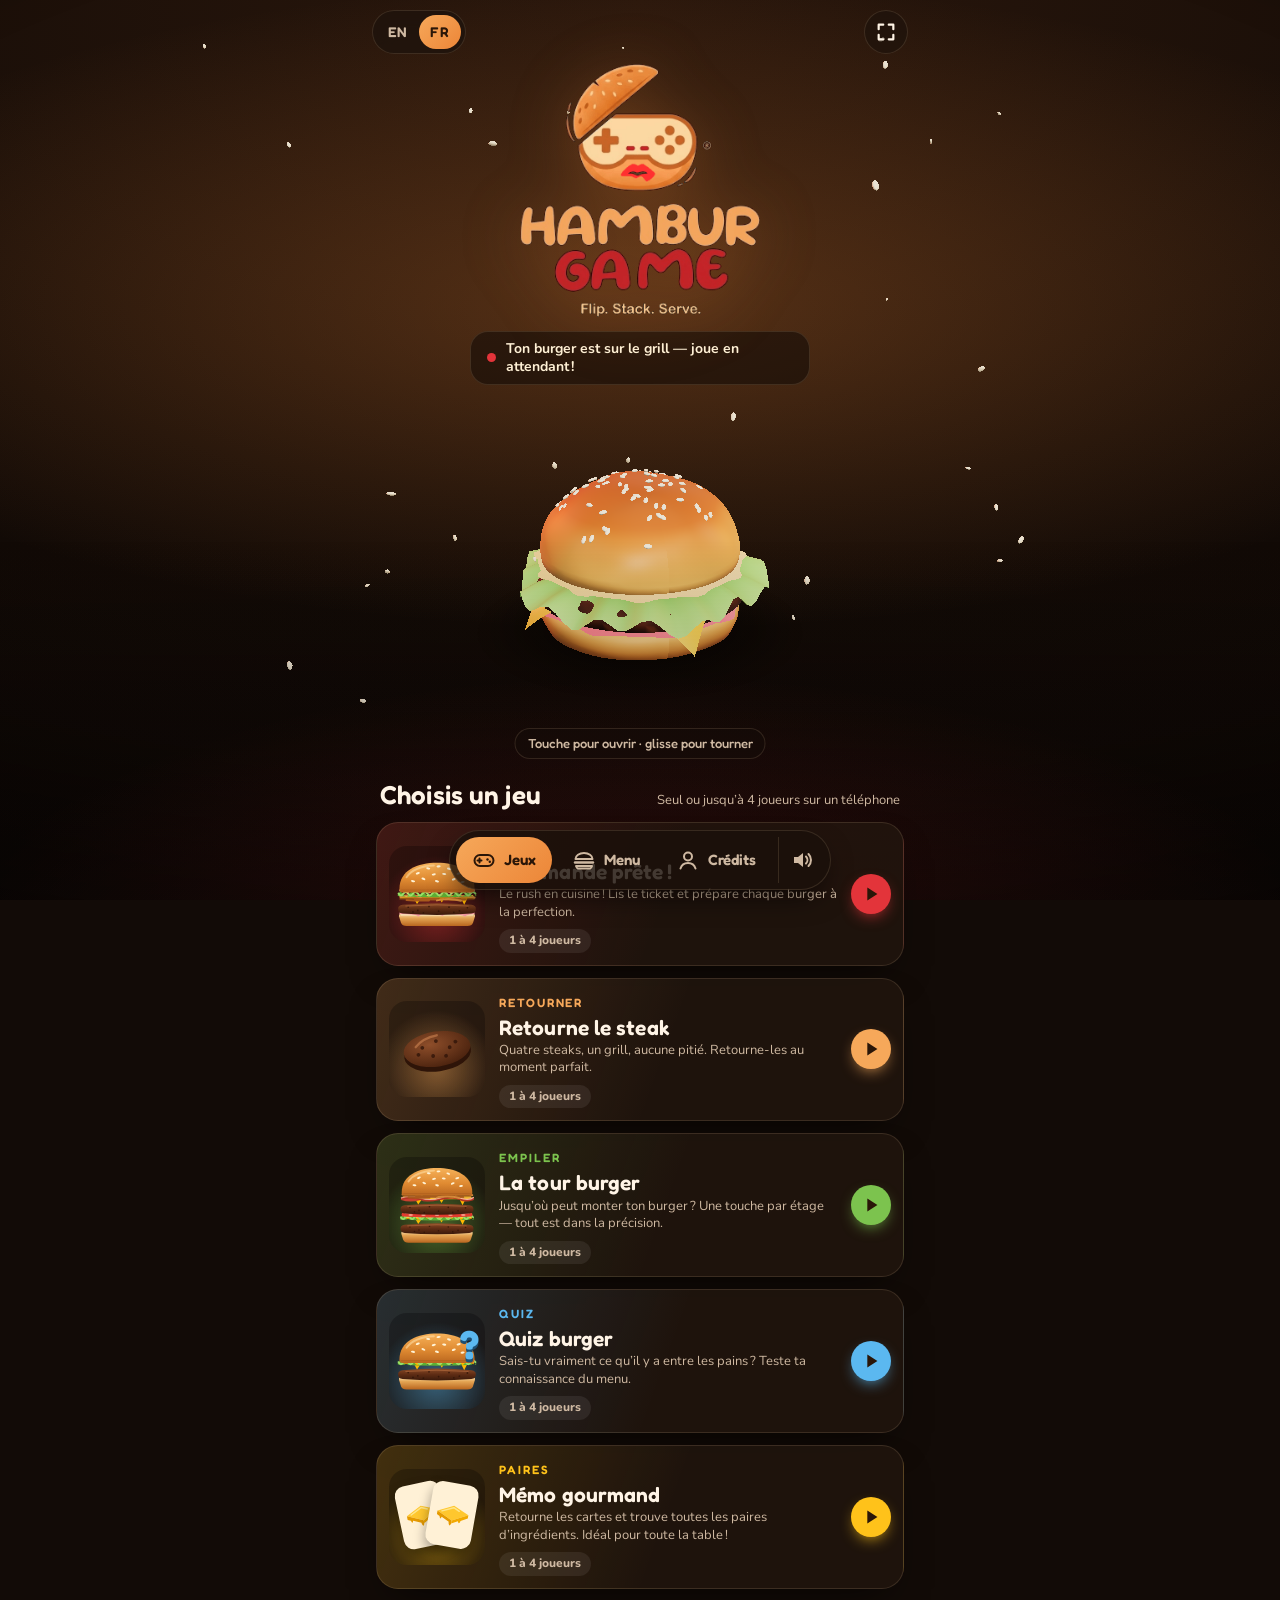
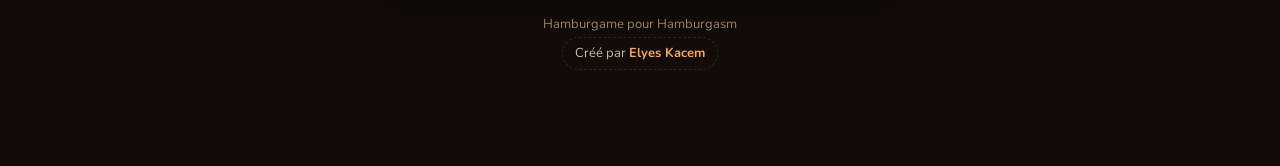
<file: index.html>
<!doctype html>
<html lang="fr">
  <head>
    <meta charset="UTF-8" />
    <!-- Google tag (gtag.js) -->
    <script async src="https://www.googletagmanager.com/gtag/js?id=G-JLDRTCMY8N"></script>
    <script>
      window.dataLayer = window.dataLayer || [];
      function gtag(){dataLayer.push(arguments);}
      gtag('js', new Date());

      gtag('config', 'G-JLDRTCMY8N');
    </script>
    <meta name="viewport" content="width=device-width, initial-scale=1, viewport-fit=cover" />
    <meta name="theme-color" content="#120B07" />
    <meta name="description" content="Hamburgame — mini games for Hamburgasm guests · mini-jeux pour les clients de Hamburgasm. Flip. Stack. Serve." />
    <meta name="apple-mobile-web-app-capable" content="yes" />
    <meta name="mobile-web-app-capable" content="yes" />
    <meta name="apple-mobile-web-app-status-bar-style" content="black-translucent" />
    <link rel="icon" type="image/png" href="./favicon.png" />
    <link rel="apple-touch-icon" href="./apple-touch-icon.png" />
    <link rel="manifest" href="./manifest.webmanifest" />
    <link rel="preconnect" href="https://fonts.googleapis.com" />
    <link rel="preconnect" href="https://fonts.gstatic.com" crossorigin />
    <link
      href="https://fonts.googleapis.com/css2?family=Fredoka:wght@600;700&family=Nunito:wght@500;700;800&display=swap"
      rel="stylesheet"
    />
    <title>Hamburgame</title>
    <script type="module" crossorigin src="./assets/main-DrjpuloY.js"></script>
    <link rel="modulepreload" crossorigin href="./assets/config-B0V2sC6u.js">
    <link rel="stylesheet" crossorigin href="./assets/main-Cgo6Zvf-.css">
  </head>
  <body data-mode="home">
    <div class="bg-base" aria-hidden="true"></div>
    <canvas id="bg3d" aria-hidden="true"></canvas>
    <div class="bg-vignette" aria-hidden="true"></div>

    <div class="top-actions">
      <div class="lang-switch" role="group" aria-label="Language" data-i18n-aria="lang.label">
        <button type="button" data-lang="en" lang="en">EN</button>
        <button type="button" data-lang="fr" lang="fr">FR</button>
      </div>
      <button id="fs-toggle" class="icon-btn fs-toggle" type="button" aria-label="Full screen" hidden>
        <svg class="enter" viewBox="0 0 24 24" width="22" height="22"><path d="M4 9V4h5M20 9V4h-5M4 15v5h5M20 15v5h-5" stroke="currentColor" stroke-width="2.4" fill="none" stroke-linecap="round" stroke-linejoin="round"/></svg>
        <svg class="exit" viewBox="0 0 24 24" width="22" height="22"><path d="M9 4v5H4M15 4v5h5M9 20v-5H4M15 20v-5h5" stroke="currentColor" stroke-width="2.4" fill="none" stroke-linecap="round" stroke-linejoin="round"/></svg>
      </button>
    </div>

    <main id="app"></main>

    <nav class="tabbar" aria-label="Main" data-i18n-aria="nav.main">
      <a href="#/" data-tab="home">
        <svg viewBox="0 0 24 24" width="24" height="24"><rect x="2.5" y="7" width="19" height="11" rx="5.5" fill="none" stroke="currentColor" stroke-width="2"/><path d="M7.5 10.5v4M5.5 12.5h4" stroke="currentColor" stroke-width="2" stroke-linecap="round"/><circle cx="15.5" cy="11.5" r="1.2" fill="currentColor"/><circle cx="17.8" cy="13.8" r="1.2" fill="currentColor"/></svg>
        <span data-i18n="nav.games">Games</span>
      </a>
      <a href="#/menu" data-tab="menu">
        <svg viewBox="0 0 24 24" width="24" height="24"><path d="M3.5 11a8.5 6 0 0117 0z" fill="none" stroke="currentColor" stroke-width="2" stroke-linejoin="round"/><path d="M3 14.5h18" stroke="currentColor" stroke-width="2.4" stroke-linecap="round"/><path d="M4 18h16l-1 1.8a1.5 1.5 0 01-1.3.7H6.3a1.5 1.5 0 01-1.3-.7z" fill="none" stroke="currentColor" stroke-width="2" stroke-linejoin="round"/></svg>
        <span data-i18n="nav.menu">Menu</span>
      </a>
      <a href="#/credits" data-tab="credits">
        <svg viewBox="0 0 24 24" width="24" height="24"><circle cx="12" cy="8.5" r="4" fill="none" stroke="currentColor" stroke-width="2"/><path d="M4.5 20.5c1.2-4 4-5.5 7.5-5.5s6.3 1.5 7.5 5.5" fill="none" stroke="currentColor" stroke-width="2" stroke-linecap="round"/></svg>
        <span data-i18n="nav.credits">Credits</span>
      </a>
      <button id="sound-toggle" class="icon-btn sound-toggle" aria-pressed="true" aria-label="Turn sound off">
        <svg class="on" viewBox="0 0 24 24" width="22" height="22"><path d="M4 9h4l5-4v14l-5-4H4z" fill="currentColor"/><path d="M16 8.5a5 5 0 010 7M18.5 6a8.5 8.5 0 010 12" stroke="currentColor" stroke-width="2" fill="none" stroke-linecap="round"/></svg>
        <svg class="off" viewBox="0 0 24 24" width="22" height="22"><path d="M4 9h4l5-4v14l-5-4H4z" fill="currentColor"/><path d="M17 9l5 6M22 9l-5 6" stroke="currentColor" stroke-width="2" stroke-linecap="round"/></svg>
      </button>
    </nav>

    <noscript><p style="color:#fff;text-align:center;padding:40px">Please enable JavaScript to play Hamburgame. · Active JavaScript pour jouer à Hamburgame.</p></noscript>
  </body>
</html>
</file>
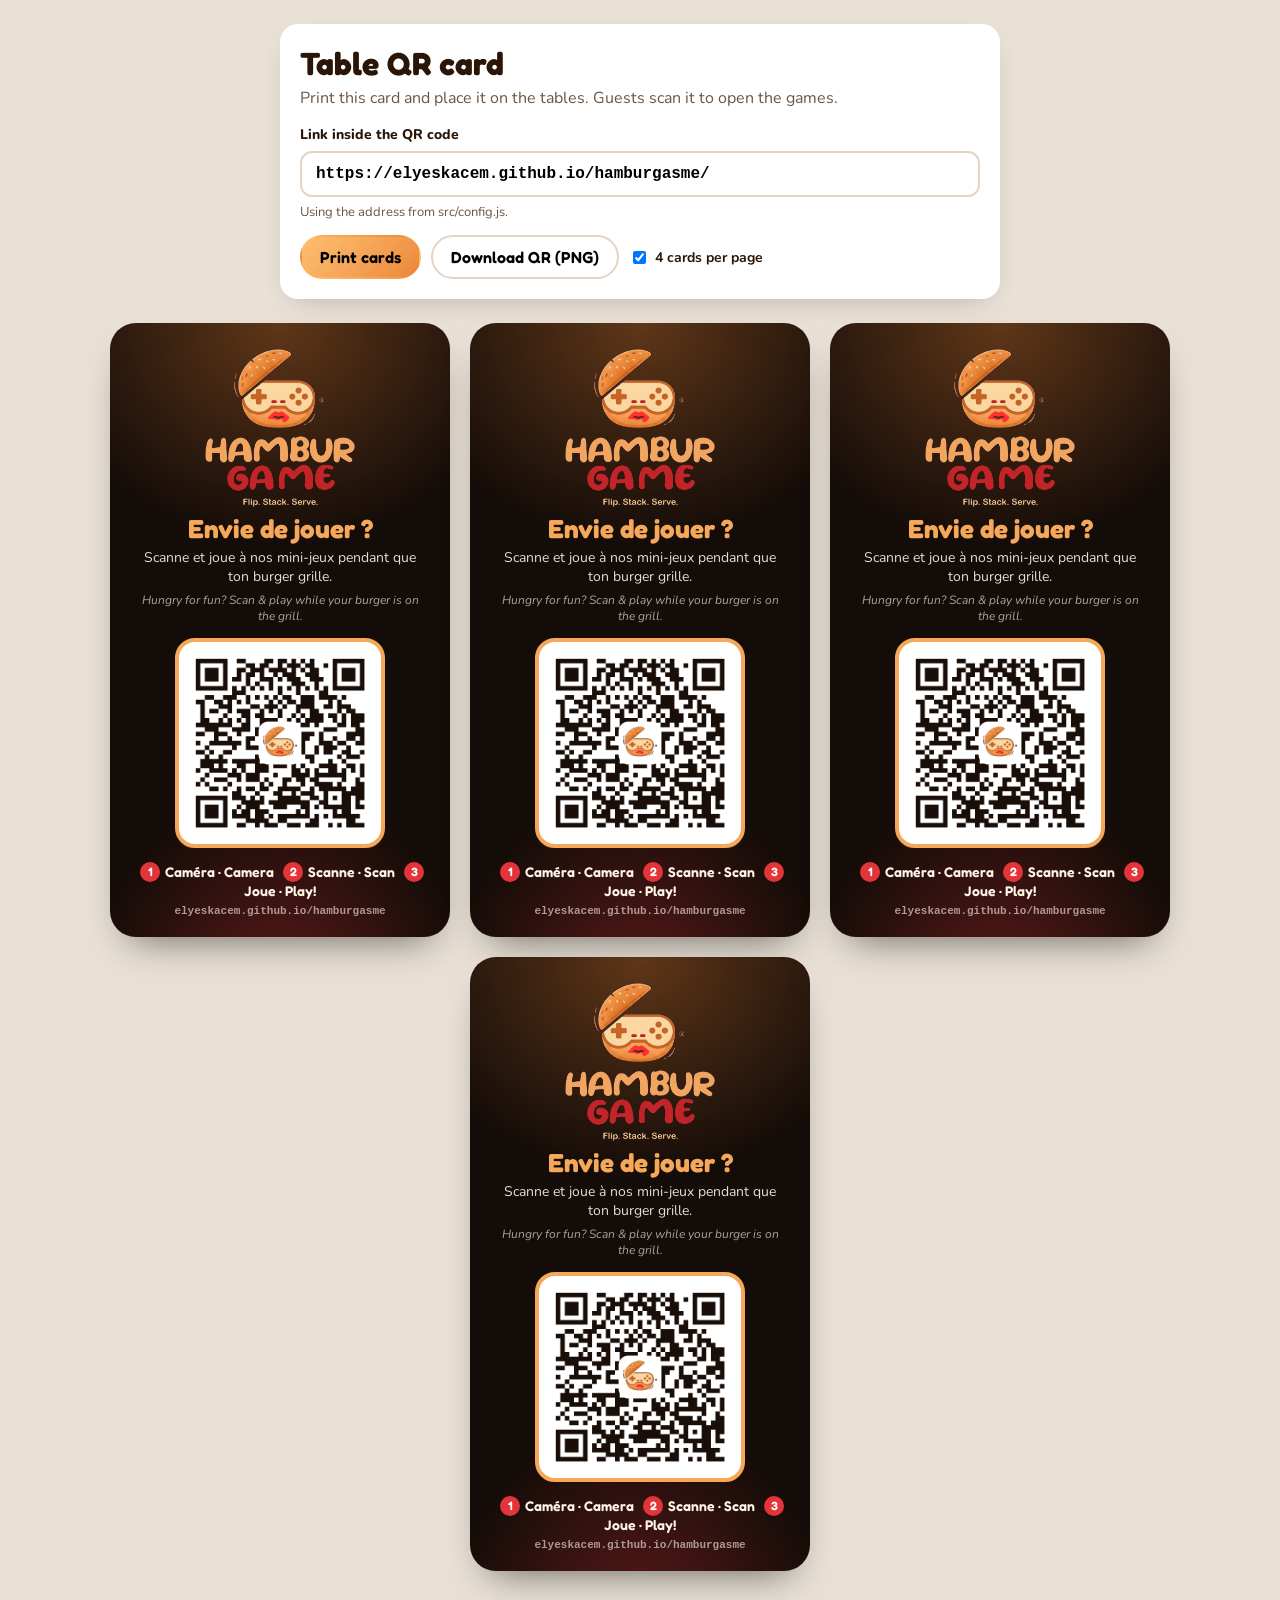
<file: qr.html>
<!doctype html>
<html lang="en">
  <head>
    <meta charset="UTF-8" />
    <meta name="viewport" content="width=device-width, initial-scale=1" />
    <meta name="robots" content="noindex" />
    <link rel="icon" type="image/png" href="./favicon.png" />
    <link rel="preconnect" href="https://fonts.googleapis.com" />
    <link rel="preconnect" href="https://fonts.gstatic.com" crossorigin />
    <link href="https://fonts.googleapis.com/css2?family=Fredoka:wght@500;600;700&family=Nunito:wght@500;700;800&display=swap" rel="stylesheet" />
    <title>Hamburgame QR Card</title>
    <script type="module" crossorigin src="./assets/qr-B_8UZy1_.js"></script>
    <link rel="modulepreload" crossorigin href="./assets/config-B0V2sC6u.js">
    <link rel="stylesheet" crossorigin href="./assets/qr-CiMJkD2E.css">
  </head>
  <body>
    <div class="tools no-print">
      <h1>Table QR card</h1>
      <p>Print this card and place it on the tables. Guests scan it to open the games.</p>
      <label for="url">Link inside the QR code</label>
      <input id="url" type="url" spellcheck="false" />
      <p class="hint" id="hint"></p>
      <div class="row">
        <button id="print" class="btn primary">Print cards</button>
        <button id="download" class="btn">Download QR (PNG)</button>
        <label class="check"><input type="checkbox" id="four" checked /> 4 cards per page</label>
      </div>
    </div>

    <div id="sheet" class="sheet four"></div>

    <template id="card-tpl">
      <article class="qr-card">
        <img class="logo" src="./logo.png" alt="Hamburgame" />
        <h2>Envie de jouer&nbsp;?</h2>
        <p class="sub">Scanne et joue à nos mini-jeux pendant que ton burger grille.</p>
        <p class="sub en">Hungry for fun? Scan &amp; play while your burger is on the grill.</p>
        <div class="qr-box"><img class="qr" alt="QR code" /></div>
        <p class="steps"><span>1</span> Caméra · Camera <span>2</span> Scanne · Scan <span>3</span> Joue · Play!</p>
        <p class="url"></p>
      </article>
    </template>

  </body>
</html>
</file>
<file: assets/main-Cgo6Zvf-.css>
:root{--bg:#120b07;--bg-2:#1c120c;--card:#24170fbd;--card-solid:#24170f;--card-hi:#ffecd60f;--line:#ffd6aa21;--text:#fff4e6;--muted:#cfb9a2;--dim:#9c8670;--orange:#f6a85a;--orange-2:#ec8638;--red:#e3343a;--yellow:#ffc21a;--green:#7cc34e;--good:#8be26a;--bad:#ff6b5b;--cream:#fff1d6;--ink:#2a1608;--display:"Fredoka", ui-rounded, "Arial Rounded MT Bold", system-ui, sans-serif;--body:"Nunito", ui-rounded, system-ui, -apple-system, "Segoe UI", sans-serif;--r:22px;--r-sm:14px;--shadow:0 18px 40px -18px #000000b3;--tabbar-h:68px;--safe-b:env(safe-area-inset-bottom,0px);--safe-t:env(safe-area-inset-top,0px);--lightningcss-light: ;--lightningcss-dark:initial;color-scheme:dark}*,:before,:after{box-sizing:border-box}html{-webkit-text-size-adjust:100%;background:var(--bg)}body{min-height:100vh;min-height:100dvh;font-family:var(--body);color:var(--text);-webkit-tap-highlight-color:transparent;margin:0;font-size:16px;line-height:1.45;overflow-x:hidden}h1,h2,h3{font-family:var(--display);letter-spacing:.005em;margin:0;font-weight:600;line-height:1.1}p{margin:0}a{color:inherit}button{font:inherit;color:inherit;cursor:pointer}img,svg{max-width:100%;display:block}:focus-visible{outline:3px solid var(--orange);outline-offset:3px}.kicker{font-family:var(--display);letter-spacing:.16em;text-transform:uppercase;color:var(--orange);font-size:12px;font-weight:600}.bg-base{z-index:-3;background:radial-gradient(120% 60% at 50% 34%,#ec863847,#0000 60%),radial-gradient(80% 50% at 50% 110%,#e3343a40,#0000 70%),radial-gradient(140% 100% at 50% 0,#2a170c 0%,#150c07 55%,#0b0604 100%);position:fixed;top:0;bottom:0;left:0;right:0}#bg3d{z-index:-2;opacity:0;pointer-events:none;width:100%;height:100%;transition:opacity 1.2s,filter .6s;position:fixed;top:0;bottom:0;left:0;right:0}#bg3d.ready{opacity:1}body[data-mode=home] #bg3d,body[data-mode=home] .layer-tags{position:absolute}body[data-mode=menu] #bg3d.ready,body[data-mode=page] #bg3d.ready{opacity:.45}body[data-mode=game] #bg3d.ready{opacity:.08;filter:blur(4px)saturate(.7)}.bg-vignette{z-index:-1;pointer-events:none;background:radial-gradient(130% 90% at 50% 40%, transparent 55%, #0000008c 100%), linear-gradient(to bottom, transparent 60%, rgba(10, 6, 4, calc(.35 + var(--scroll,0) * .4)));position:fixed;top:0;bottom:0;left:0;right:0}#app{max-width:560px;min-height:100vh;min-height:100dvh;margin:0 auto;position:relative}.screen{padding:calc(16px + var(--safe-t)) 16px calc(var(--tabbar-h) + 28px + var(--safe-b));animation:.45s cubic-bezier(.2,.8,.2,1) screen-in}@keyframes screen-in{0%{opacity:0;transform:translateY(12px)}}.icon-btn{border:1px solid var(--line);-webkit-backdrop-filter:blur(10px);width:44px;height:44px;color:var(--text);background:#1e130cb3;border-radius:50%;place-items:center;transition:transform .15s;display:grid}.icon-btn:active{transform:scale(.92)}.sound-toggle .off,.sound-toggle.off .on{display:none}.sound-toggle.off .off{display:block}.sound-toggle.off{color:var(--dim)}.tabbar{width:max-content;max-width:calc(100vw - 24px);left:50%;bottom:calc(10px + var(--safe-b));z-index:20;border:1px solid var(--line);-webkit-backdrop-filter:blur(16px)saturate(1.3);background:#1a100ad1;border-radius:999px;gap:4px;padding:6px;transition:transform .35s cubic-bezier(.2,.8,.2,1),opacity .3s;display:flex;position:fixed;transform:translate(-50%);box-shadow:0 12px 30px -10px #000c}.tabbar a{font-family:var(--display);color:var(--muted);border-radius:999px;align-items:center;gap:8px;padding:10px 16px;font-size:15px;font-weight:600;text-decoration:none;transition:background .2s,color .2s;display:flex}.tabbar svg{flex:none;width:24px;max-width:none;height:24px}.tabbar a{white-space:nowrap;flex:none}.tabbar a span{display:none}.tabbar .sound-toggle{width:46px;height:46px;color:var(--muted);-webkit-backdrop-filter:none;backdrop-filter:none;border:0;border-left:1px solid var(--line);background:0 0;border-radius:0 999px 999px 0;margin-left:2px}.tabbar a.active{background:linear-gradient(135deg, var(--orange), var(--orange-2));color:var(--ink)}.tabbar a.active span{display:inline}body.in-game .tabbar,body[data-mode=game] .tabbar{opacity:0;pointer-events:none;transform:translate(-50%,140%)}.btn{min-height:48px;font-family:var(--display);-webkit-user-select:none;user-select:none;border:1px solid #0000;border-radius:999px;justify-content:center;align-items:center;gap:8px;padding:12px 22px;font-size:17px;font-weight:600;text-decoration:none;transition:transform .15s,filter .2s;display:inline-flex}.btn:active{transform:scale(.96)}.btn-primary{color:var(--ink);background:linear-gradient(135deg, #ffbe6e, var(--orange) 45%, var(--orange-2));box-shadow:0 10px 24px -10px #ec8638cc,inset 0 2px #ffffff59,inset 0 -3px #963c0a59}.btn-ghost{color:var(--text);background:var(--card-hi);border-color:var(--line)}.btn-xl{width:100%;min-height:58px;padding:14px 28px;font-size:20px}.card{background:var(--card);border:1px solid var(--line);border-radius:var(--r);-webkit-backdrop-filter:blur(14px)saturate(1.2);box-shadow:var(--shadow)}.pill{color:var(--muted);background:#ffffff12;border-radius:999px;align-items:center;padding:3px 10px;font-size:12px;font-weight:800;display:inline-flex}.pill.best{color:var(--yellow);background:#ffc21a24}.chip{font-family:var(--display);background:rgba(var(--pc-rgb), .22);border:1px solid rgba(var(--pc-rgb), .5);color:var(--text);white-space:nowrap;text-overflow:ellipsis;border-radius:999px;align-items:center;gap:6px;max-width:100%;padding:4px 12px 4px 4px;font-size:15px;font-weight:600;display:inline-flex;overflow:hidden}.chip-icon{background:#00000059;border-radius:50%;flex:none;width:26px;height:26px;padding:3px}.hero{text-align:center;transform:translateY(calc(var(--scroll,0) * -40px));opacity:calc(1 - var(--scroll,0) * .8);padding-top:8px}.hero-logo{filter:drop-shadow(0 10px 30px #ec863840);width:min(56vw,240px,27vh);height:auto;margin:0 auto;animation:.9s cubic-bezier(.2,1.4,.4,1) both logo-in}@keyframes logo-in{0%{opacity:0;transform:scale(.7)rotate(-6deg)}}.welcome{text-align:left;border:1px solid var(--line);max-width:340px;color:var(--cream);-webkit-backdrop-filter:blur(8px);background:#140c0899;border-radius:18px;align-items:center;gap:10px;margin-top:14px;padding:8px 16px;font-size:14px;font-weight:700;line-height:1.3;display:inline-flex}.live-dot{background:var(--red);border-radius:50%;flex:none;width:9px;height:9px;animation:1.6s infinite live;box-shadow:0 0 #e3343ab3}@keyframes live{70%{box-shadow:0 0 0 10px #e3343a00}to{box-shadow:0 0 #e3343a00}}.burger-stage{touch-action:pan-y;cursor:grab;background:0 0;border:0;width:100%;height:max(240px,min(42vh,420px));padding:0;display:block;position:relative}.layer-tags{pointer-events:none;z-index:1;opacity:0;width:100%;height:100vh;position:fixed;top:0;left:0}.layer-tags .tag{font-family:var(--display);white-space:nowrap;color:var(--ink);background:var(--cream);border-radius:999px;margin-top:-11px;padding:3px 9px;font-size:12px;font-weight:600;line-height:16px;position:absolute;top:0;left:0;box-shadow:0 4px 10px #00000073}.layer-tags .tag.right:before,.layer-tags .tag.left:after{content:"";background:var(--cream);width:10px;height:2px;position:absolute;top:50%}.layer-tags .tag.right:before{right:100%}.layer-tags .tag.left:after{left:100%}.stage-hint{font-family:var(--display);color:var(--muted);border:1px solid var(--line);white-space:nowrap;background:#140c0880;border-radius:999px;padding:5px 12px;font-size:13px;font-weight:500;position:absolute;bottom:4px;left:50%;transform:translate(-50%)}.section-title{flex-wrap:wrap;justify-content:space-between;align-items:baseline;gap:4px 12px;margin:18px 4px 12px;display:flex}.section-title h2{font-size:26px}.section-title span{color:var(--muted);font-size:13px}.game-list{gap:12px;display:grid}.game-card{border-radius:var(--r);background:linear-gradient(110deg, rgba(var(--accent-rgb), .16), transparent 55%), var(--card);border:1px solid var(--line);-webkit-backdrop-filter:blur(14px);box-shadow:var(--shadow);animation:.6s cubic-bezier(.2,.8,.2,1) both card-in;animation-delay:calc(var(--i) * 70ms + .15s);grid-template-columns:96px 1fr 40px;align-items:center;gap:14px;padding:12px;text-decoration:none;transition:transform .2s;display:grid;position:relative;overflow:hidden}.game-card:active{transform:scale(.98)}@keyframes card-in{0%{opacity:0;transform:translateY(24px)}}.gc-art{background:radial-gradient(circle at 50% 70%, rgba(var(--accent-rgb), .45), transparent 70%), #00000040;border-radius:18px;place-items:center;width:96px;height:96px;padding:8px;display:grid;overflow:hidden}.gc-art>*{max-width:100%;max-height:100%}.gc-body h3{margin:2px 0 3px;font-size:21px}.gc-body p{color:var(--muted);-webkit-line-clamp:2;-webkit-box-orient:vertical;font-size:13px;line-height:1.35;display:-webkit-box;overflow:hidden}.gc-body .kicker{color:var(--accent)}.gc-meta{flex-wrap:wrap;gap:6px;margin-top:8px;display:flex}.gc-go{background:var(--accent);width:40px;height:40px;color:var(--ink);box-shadow:0 6px 16px -6px var(--accent);border-radius:50%;place-items:center;display:grid}.art-burger{width:100%;height:100%}.art-patty svg{width:100%;transform:rotate(-8deg)}.art-brain{width:100%;height:100%;position:relative}.art-brain svg{width:100%;height:100%}.art-brain span{font-family:var(--display);color:#5bb8f0;text-shadow:0 3px #1d4f73;font-size:40px;font-weight:700;position:absolute;top:-6px;right:-2px}.art-cards{width:100%;height:100%;position:relative}.art-cards span{background:var(--cream);border-radius:10px;place-items:center;width:58%;height:80%;display:grid;position:absolute;top:8%;box-shadow:0 6px 12px #00000059}.art-cards span:first-child{left:2%;transform:rotate(-12deg)}.art-cards span:last-child{right:2%;transform:rotate(10deg)}.art-cards svg{width:80%}.made-by{color:var(--dim);text-align:center;flex-direction:column;align-items:center;gap:4px;margin-top:26px;font-size:13px;display:flex}.made-by a{color:var(--muted);border:1px dashed var(--line);border-radius:999px;padding:6px 12px;text-decoration:none}.made-by b{color:var(--orange)}.page-head{padding:10px 4px 18px}.page-head h1{margin:4px 0 8px;font-size:36px}.page-head p:not(.kicker){color:var(--muted)}.menu-filters{top:calc(8px + var(--safe-t));z-index:5;border:1px solid var(--line);-webkit-backdrop-filter:blur(12px);scrollbar-width:none;background:#1a100ad9;border-radius:999px;gap:6px;margin:0 0 12px;padding:5px;display:flex;position:sticky;overflow-x:auto}.menu-filters::-webkit-scrollbar{display:none}.menu-filters button{font-family:var(--display);white-space:nowrap;color:var(--muted);background:0 0;border:0;border-radius:999px;flex:1 0 auto;padding:9px 10px;font-size:14px;font-weight:600}.menu-filters button[aria-selected=true]{background:linear-gradient(135deg, var(--orange), var(--orange-2));color:var(--ink)}.menu-list{gap:10px;display:grid}.menu-item{grid-template-columns:84px 1fr;align-items:center;gap:14px;padding:12px 14px 12px 12px;animation:.5s cubic-bezier(.2,.8,.2,1) both card-in;display:grid}.menu-item[hidden]{display:none}.mi-art{place-items:center;display:grid}.mi-art svg{filter:drop-shadow(0 8px 12px #00000073);width:100%;max-height:110px}.menu-item h2{justify-content:space-between;align-items:flex-start;gap:8px;font-size:22px;display:flex}.mi-name{min-width:0}.price{color:var(--yellow);white-space:nowrap;background:#ffc21a24;border:1px solid #ffc21a4d;border-radius:999px;flex:none;padding:3px 10px;font-size:16px;line-height:1.3}.mi-simple .mi-art svg{max-width:76px}.mi-pack{grid-template-columns:1fr 1fr;gap:2px 4px;width:100%;display:grid}.mi-pack svg{width:100%}.menu-item.mi-compact{grid-template-columns:48px 1fr;align-items:center;gap:12px;padding:8px 14px 8px 10px}.mi-compact .mi-art svg{max-width:48px;max-height:48px}.mi-compact h2{align-items:center;font-size:18px}.mi-desc{color:var(--muted);margin-top:4px;font-size:14px}.chips{flex-wrap:wrap;gap:4px;margin:8px 0 0;padding:0;list-style:none;display:flex}.chips li.bonus{color:var(--good);background:#7cc34e2e;border-color:#7cc34e73}.chips li{color:var(--cream);background:#f6a85a1f;border:1px solid #f6a85a33;border-radius:999px;padding:3px 8px;font-size:12px;font-weight:700;line-height:1.25}.cta{--accent:var(--red);--accent-rgb:227, 52, 58;background:linear-gradient(120deg, #e3343a47, transparent 70%), var(--card);justify-content:space-between;align-items:center;gap:12px;margin-top:16px;padding:18px;text-decoration:none;display:flex}.cta h3{margin-top:2px;font-size:20px}.contact{color:var(--muted);gap:10px;margin-top:14px;padding:16px;display:grid}.contact .row,.links{flex-wrap:wrap;justify-content:center;gap:8px;display:flex}.creator{text-align:center;background:radial-gradient(100% 60% at 50% 0%, #f6a85a33, transparent 70%), var(--card);justify-items:center;gap:6px;padding:28px 20px 22px;display:grid}.avatar{background:conic-gradient(from 200deg, var(--orange), var(--red), var(--yellow), var(--orange));border-radius:50%;width:112px;height:112px;margin-bottom:10px;padding:4px;box-shadow:0 12px 30px -10px #ec8638b3}.avatar img,.avatar span{object-fit:cover;background:var(--card-solid);width:100%;height:100%;font-family:var(--display);color:var(--orange);border-radius:50%;place-items:center;font-size:40px;font-weight:700;display:grid}.creator h2{font-size:30px}.bio{color:var(--muted);max-width:36ch;margin:4px 0 14px}.creator .btn-xl{max-width:320px}.creator .links{margin-top:6px}.btn-featured{text-align:left;color:#fff;background:linear-gradient(135deg, #ff9d4d, var(--orange-2) 60%, #c4581e);justify-content:flex-start;gap:12px;margin-top:4px;padding:10px 18px 10px 10px;position:relative;overflow:hidden;box-shadow:0 10px 24px -10px #000000b3,inset 0 2px #ffffff40,inset 0 -3px #00000040}.btn-featured.brand-linkedin{background:linear-gradient(135deg,#2a8cf0,#0a66c2 55%,#084e96);box-shadow:0 12px 28px -10px #0a66c2e6,inset 0 2px #ffffff40,inset 0 -3px #00000040}.bf-logo{color:#0a66c2;background:#fff;border-radius:12px;flex:none;place-items:center;width:40px;height:40px;display:grid}.bf-logo svg{width:26px;height:26px}.brand-linkedin .bf-logo svg path{stroke:#fff}.bf-text{flex:1;min-width:0;line-height:1.15;display:grid}.bf-text b{font-size:18px;font-weight:600}.bf-text small{font-family:var(--body);opacity:.8;text-overflow:ellipsis;white-space:nowrap;font-size:12px;font-weight:700;overflow:hidden}.bf-arrow{opacity:.9;flex:none}.btn-featured:after{content:"";pointer-events:none;background:linear-gradient(100deg,#0000,#ffffff59,#0000);width:40%;animation:4.5s ease-in-out 1s infinite shine;position:absolute;top:0;bottom:0;left:-60%;transform:skew(-20deg)}@keyframes shine{0%,70%{left:-60%}to{left:130%}}.made-for{align-items:center;gap:16px;margin-top:14px;padding:16px;display:flex}.made-for img{flex:none;width:72px;height:auto}.made-for h3{font-size:20px}.made-for p{color:var(--muted);margin-top:2px;font-size:14px}.fine{text-align:center;color:var(--dim);margin:20px 8px 0;font-size:12px}.game-screen{padding-bottom:calc(28px + var(--safe-b))}.intro{gap:14px;display:grid}.back-link{font-family:var(--display);color:var(--muted);border:1px solid var(--line);background:#140c0880;border-radius:999px;justify-self:start;align-items:center;gap:4px;padding:8px 12px 8px 6px;font-weight:500;text-decoration:none;display:inline-flex}.intro-hero{background:radial-gradient(90% 120% at 0% 50%, rgba(var(--accent-rgb), .28), transparent 70%), var(--card);grid-template-columns:112px 1fr;align-items:center;gap:16px;padding:16px;display:grid}.intro-art{place-items:center;width:112px;height:112px;display:grid}.intro-art>*{max-width:100%;max-height:100%}.intro-title .kicker{color:var(--accent)}.intro-title h1{margin:2px 0 6px;font-size:34px}.intro-title p{color:var(--muted);font-size:14px}.how,.who{padding:18px}.how h2,.who h2{margin-bottom:10px;font-size:20px}.how ol{counter-reset:s;gap:8px;margin:0;padding:0;list-style:none;display:grid}.how li{counter-increment:s;color:var(--cream);grid-template-columns:28px 1fr;align-items:start;gap:10px;font-size:15px;display:grid}.how li:before{content:counter(s);width:26px;height:26px;font-family:var(--display);background:rgba(var(--accent-rgb), .3);color:var(--text);border-radius:50%;place-items:center;font-size:14px;font-weight:600;display:grid}.best{color:var(--muted);margin-top:12px;font-size:14px}.best b{color:var(--yellow)}.seg{background:#0000004d;border-radius:18px;grid-template-columns:repeat(4,1fr);gap:6px;padding:5px;display:grid}.seg button{font-family:var(--display);color:var(--muted);background:0 0;border:0;border-radius:14px;gap:2px;padding:8px 0 6px;font-size:22px;font-weight:600;line-height:1;transition:background .2s;display:grid}.seg button small{font-family:var(--body);font-size:11px;font-weight:700}.seg button.on{background:linear-gradient(135deg, var(--orange), var(--orange-2));color:var(--ink)}.mp-note{color:var(--muted);margin:12px 2px 0;font-size:14px}.names{gap:8px;margin-top:12px;display:grid}.names:empty{display:none}.name-row{border:1px solid rgba(var(--pc-rgb), .4);background:#00000040;border-radius:16px;align-items:center;gap:10px;padding:6px;display:flex}.name-icon{background:rgba(var(--pc-rgb), .3);border-radius:12px;flex:none;place-items:center;width:38px;height:38px;padding:4px;display:grid}.name-row input{min-width:0;color:var(--text);font:600 18px var(--display);background:0 0;border:0;outline:none;flex:1;padding:8px 4px}.name-row input::placeholder{color:var(--dim)}.name-row:focus-within{border-color:var(--pc);box-shadow:0 0 0 3px rgba(var(--pc-rgb), .3)}.handoff{min-height:calc(100vh - 60px);text-align:center;flex-direction:column;justify-content:center;align-items:center;gap:10px;min-height:calc(100dvh - 60px);display:flex}.handoff h1{word-break:break-word;margin-bottom:18px;font-size:44px}.handoff .btn-xl{max-width:320px}.handoff-avatar{background:rgba(var(--pc-rgb), .3);border:2px solid var(--pc);width:120px;height:120px;box-shadow:0 0 60px -10px var(--pc);border-radius:36px;margin-bottom:10px;padding:18px;animation:2s ease-in-out infinite bob}@keyframes bob{50%{transform:translateY(-8px)rotate(-3deg)}}.prev-score{margin-bottom:26px;padding:12px 18px;font-size:16px}.prev-score span{font-weight:800}.prev-score b{font-family:var(--display);color:var(--yellow);font-size:22px}.results{gap:14px;padding-top:20px;display:grid}.results-head{text-align:center;justify-items:center;gap:6px;display:grid}.results-head h1{font-size:38px}.crown{background:rgba(var(--pc-rgb), .3);border:2px solid var(--pc);width:92px;height:92px;box-shadow:0 0 50px -8px var(--pc);border-radius:28px;padding:14px;animation:.6s cubic-bezier(.2,1.6,.4,1) both pop-in;position:relative}.crown:after{content:"";background:var(--yellow);clip-path:polygon(0 100%,0 20%,25% 60%,50% 0,75% 60%,100% 20%,100% 100%);width:40px;height:26px;position:absolute;top:-22px;left:50%;transform:translate(-50%)}@keyframes pop-in{0%{opacity:0;transform:scale(.3)}}.big-score{text-align:center;padding:24px 16px 20px}.big-score .num{font-family:var(--display);background:linear-gradient(180deg, #ffe08a, var(--orange) 60%, var(--orange-2));color:#0000;-webkit-background-clip:text;background-clip:text;font-size:84px;font-weight:700;line-height:1;animation:.6s cubic-bezier(.2,1.6,.4,1) both pop-in;display:block}.big-score .unit{font-family:var(--display);color:var(--muted);font-size:18px}.big-score .detail{color:var(--cream);margin-top:10px;font-weight:700}.big-score .best.new{color:var(--good);font-weight:800}.podium{gap:6px;margin:0;padding:8px;list-style:none;display:grid}.podium li{background:#0003;border-radius:16px;grid-template-columns:28px 40px 1fr auto;align-items:center;gap:10px;padding:10px 14px 10px 10px;animation:.5s both card-in;display:grid}.podium li:nth-child(2){animation-delay:.1s}.podium li:nth-child(3){animation-delay:.2s}.podium li:nth-child(4){animation-delay:.3s}.podium li:first-child{background:rgba(var(--pc-rgb), .22);border:1px solid rgba(var(--pc-rgb), .5)}.rank{font-family:var(--display);color:var(--dim);text-align:center;font-size:20px;font-weight:700}.podium li:first-child .rank{color:var(--yellow)}.podium .name-icon{width:40px;height:40px}.pname{font-family:var(--display);text-overflow:ellipsis;font-size:19px;font-weight:600;overflow:hidden}.pname small{font-family:var(--body);color:var(--muted);font-size:12px;font-weight:700;display:block}.podium b{font-family:var(--display);color:var(--cream);font-size:26px}.actions{gap:10px;display:grid}.promo{background:linear-gradient(120deg, #e3343a38, transparent 70%), var(--card);grid-template-columns:84px 1fr;align-items:center;gap:14px;padding:14px;text-decoration:none;display:grid}.promo-art svg{filter:drop-shadow(0 6px 10px #0006);width:100%}.promo h3{margin:2px 0 4px;font-size:18px}.promo p:not(.kicker){color:var(--muted);font-size:13px}body.in-game{overscroll-behavior:none;overflow:hidden}.play{max-width:560px;padding:calc(8px + var(--safe-t)) 12px calc(10px + var(--safe-b));-webkit-user-select:none;user-select:none;touch-action:manipulation;flex-direction:column;margin:0 auto;display:flex;position:fixed;top:0;bottom:0;left:0;right:0}.stage{flex-direction:column;flex:1;min-height:0;display:flex;position:relative}.hud{grid-template-columns:44px 1fr auto;align-items:center;gap:10px;min-height:52px;margin-bottom:8px;display:grid}.hud-player{min-width:0;display:flex}.hud-stats{gap:6px;display:flex}.stat{border:1px solid var(--line);text-align:center;background:#1e130cc7;border-radius:14px;min-width:58px;padding:4px 10px 5px}.stat small{letter-spacing:.1em;text-transform:uppercase;color:var(--dim);font-size:10px;font-weight:800;display:block}.stat b{font-family:var(--display);font-variant-numeric:tabular-nums;font-size:20px;font-weight:600;line-height:1.1;display:block}.stat.bump b{animation:.3s bump}@keyframes bump{40%{color:var(--yellow);transform:scale(1.3)}}.stat.warn{border-color:#ff6b5b99}.stat.warn b{color:var(--bad);animation:.5s steps(2,end) infinite blink}@keyframes blink{50%{opacity:.55}}.stat[data-k=lives] b{color:var(--red);letter-spacing:2px}.hud-mini{min-height:44px;margin-bottom:4px}.float-text{z-index:60;font-family:var(--display);white-space:nowrap;pointer-events:none;text-shadow:0 3px #00000080,0 0 18px #0009;font-weight:700;animation:.9s cubic-bezier(.2,.8,.2,1) forwards float-up;position:fixed;transform:translate(-50%,-50%)}@keyframes float-up{0%{opacity:0;transform:translate(-50%,-30%)scale(.6)}20%{opacity:1;transform:translate(-50%,-60%)scale(1.1)}to{opacity:0;transform:translate(-50%,-160%)scale(1)}}.announce{z-index:70;pointer-events:none;place-items:center;display:grid;position:fixed;top:0;bottom:0;left:0;right:0}.announce span{font-family:var(--display);color:var(--cream);text-shadow:0 6px 0 var(--orange-2), 0 12px 40px #000000b3;text-align:center;padding:0 16px;font-size:max(64px,min(22vw,120px));font-weight:700;line-height:1;animation:.7s cubic-bezier(.2,1.4,.4,1) forwards announce}.announce.go span,.announce.good span{color:var(--good);text-shadow:0 6px #2f7a1e,0 12px 40px #000000b3}.announce.good span{font-size:max(44px,min(14vw,80px))}@keyframes announce{0%{opacity:0;transform:scale(.3)}35%{opacity:1;transform:scale(1.08)}80%{opacity:1;transform:scale(1)}to{opacity:0;transform:scale(1.15)}}.confetti{z-index:80;pointer-events:none;width:100vw;height:100vh;position:fixed;top:0;bottom:0;left:0;right:0}.shake{animation:.4s shake}@keyframes shake{20%{transform:translate(-7px)}40%{transform:translate(6px)}60%{transform:translate(-4px)}80%{transform:translate(2px)}}.dialog-backdrop{z-index:90;-webkit-backdrop-filter:blur(6px);background:#08040299;place-items:center;padding:20px;animation:.2s fade;display:grid;position:fixed;top:0;bottom:0;left:0;right:0}@keyframes fade{0%{opacity:0}}.dialog{text-align:center;background:var(--card-solid);width:min(100%,360px);padding:22px;animation:.35s cubic-bezier(.2,1.4,.4,1) pop-in}.dialog h2{font-size:24px}.dialog-body{color:var(--muted);margin:8px 0 18px}.dialog-actions{grid-template-columns:1fr 1fr;gap:10px;display:grid}.ou{flex-direction:column;flex:1;gap:10px;min-height:0;display:flex}.ticket{color:var(--ink);transform-origin:top;background:#fff6e5;border-radius:14px 14px 4px 4px;padding:10px 12px 14px;position:relative;box-shadow:0 12px 24px -12px #000c}.ticket:after{content:"";background:linear-gradient(-45deg,#0000 6px,#fff6e5 0) 0 0/12px 8px repeat-x,linear-gradient(45deg,#0000 6px,#fff6e5 0) 0 0/12px 8px repeat-x;height:8px;position:absolute;bottom:-8px;left:0;right:0}.ticket.in{animation:.45s cubic-bezier(.2,1.3,.4,1) ticket-in}@keyframes ticket-in{0%{opacity:0;transform:translateY(-30px)rotate(-3deg)}}.ticket-head{border-bottom:2px dashed #2a160833;align-items:baseline;gap:10px;padding-bottom:6px;display:flex}.ticket-no{color:#8a6a50;font-family:ui-monospace,Courier New,monospace;font-size:13px;font-weight:700}.ticket-name{font-family:var(--display);color:var(--red);font-size:24px;font-weight:700}.ticket-mods{flex-wrap:wrap;gap:6px;display:flex}.ticket-mods:not(:empty){margin-top:6px}.mod{font-family:var(--display);border-radius:6px;padding:2px 9px;font-size:13px;font-weight:700;transform:rotate(-2deg)}.mod.no{background:var(--red);color:#fff}.mod.extra{background:var(--yellow);color:var(--ink)}.ticket-steps{flex-wrap:wrap;align-items:center;gap:4px;margin:8px 0 0;padding:0;list-style:none;display:flex}.ticket-steps li{background:#2a16080f;border-radius:9px;width:32px;height:32px;padding:3px;transition:opacity .2s,transform .2s;position:relative}.ticket-steps li+li:before{content:"";background:#2a160840;width:4px;height:2px;position:absolute;top:50%;left:-4px}.ticket-steps li.done{opacity:.3}.ticket-steps li.done:after{content:"";border:0 solid #2f7a1e;border-width:0 0 3px 3px;position:absolute;top:8px;bottom:10px;left:9px;right:6px;transform:rotate(-45deg)}.ticket-steps li.next{box-shadow:0 0 0 2px var(--orange-2);background:#ec863840;transform:scale(1.12)}.ticket-steps li.hint{animation:.6s hint}@keyframes hint{30%,70%{box-shadow:0 0 0 3px var(--red);transform:scale(1.3)}}.ou-counter{flex:1;justify-content:center;align-items:flex-end;min-height:0;padding-bottom:6px;display:flex;position:relative}.plate-wrap{width:min(62vw,30vh,270px);transition:transform .5s cubic-bezier(.5,0,.75,0),opacity .5s;position:relative}.plate-wrap.serve{opacity:0;transform:translate(120%)rotate(8deg)}.plate-stack{z-index:1;flex-direction:column-reverse;padding:0 4%;display:flex;position:relative}.plate{background:radial-gradient(at 50% 40%,#fffaf0 0 55%,#e8dccb 56% 70%,#cbbba5 71%);border-radius:50%;height:26px;position:absolute;bottom:-8px;left:-14%;right:-14%;box-shadow:0 10px 20px #00000080}.layer svg{width:100%;height:auto}.layer.drop{animation:.32s cubic-bezier(.3,1.5,.5,1) drop}@keyframes drop{0%{opacity:.3;transform:translateY(-140px)}}.tray{grid-template-columns:repeat(4,1fr);gap:7px;display:grid}.tray-btn{border:1px solid var(--line);background:#24170fd9;border-radius:16px;justify-items:center;gap:2px;padding:7px 2px 6px;transition:transform .1s;display:grid;box-shadow:inset 0 -3px #0000004d}.tray-btn svg{width:max(30px,min(9vw,44px));height:max(30px,min(9vw,44px))}.tray-btn span{color:var(--muted);text-align:center;font-size:11px;font-weight:800;line-height:1.1}.tray-btn:active{transform:scale(.92)}.tray-btn.ok{animation:.35s ok}@keyframes ok{40%{border-color:var(--good);background:#7cc34e59}}.pf{flex-direction:column;flex:1;justify-content:center;align-items:center;gap:14px;min-height:0;display:flex}.pf-bun-row{justify-content:center;width:100%;height:34px;display:flex}.pf-served{align-items:center;gap:4px;display:flex}.mini-patty{border-radius:50%;width:28px;height:14px;animation:.4s cubic-bezier(.2,1.6,.4,1) pop-in;box-shadow:inset 0 -3px #00000059,0 2px 6px #00000080}.grill{aspect-ratio:1;background:repeating-linear-gradient(90deg,#0000 0 14px,#0000008c 14px 18px),radial-gradient(circle at 30% 30%,#ff6e2873,#0000 45%),radial-gradient(circle at 70% 70%,#ff461e73,#0000 45%),radial-gradient(circle at 70% 25%,#ff96284d,#0000 40%),linear-gradient(#2a1f1a,#120c09);border:3px solid #3a2c24;border-radius:28px;grid-template-columns:1fr 1fr;gap:4%;width:min(94vw,58vh,480px);padding:5%;display:grid;box-shadow:inset 0 0 40px #ff5a1e40,0 30px 50px -20px #000000e6}.spot{perspective:500px;background:radial-gradient(circle,#00000059,#0000 70%);border:0;border-radius:50%;padding:0;position:relative}.ring{opacity:0;transition:opacity .2s;position:absolute;top:0;bottom:0;left:0;right:0;transform:rotate(-90deg)}.spot.has .ring{opacity:1}.ring circle{fill:none;stroke-width:7px}.ring-bg{stroke:#ffffff1a}.ring-good{stroke:#ffd16673}.ring-perfect{stroke:#6bd35a}.ring-fill{stroke:#fff;stroke-linecap:round;stroke-dasharray:0 999;stroke-width:4px!important}.ring-fill.hot{stroke:var(--bad)}.spot.ready .ring{filter:drop-shadow(0 0 8px #6bd35ae6)}.patty-3d{transform-style:preserve-3d;opacity:0;transition:transform .38s cubic-bezier(.3,1.3,.5,1),opacity .25s;position:absolute;top:17%;bottom:17%;left:17%;right:17%;transform:scale(.2)}.spot.has .patty-3d{opacity:1;transform:none}.spot.has.flipped .patty-3d{transform:rotateX(180deg)}.spot.has.serve .patty-3d{opacity:0;transform:translateY(-120%)scale(.4)}.spot.has.burnt .patty-3d{opacity:0;filter:brightness(.3);transition-duration:.5s;transform:scale(.7)}.face{-webkit-backface-visibility:hidden;backface-visibility:hidden;box-shadow:inset 0 -9px 0 var(--sear,#0000004d), inset 0 -11px 6px #00000040, inset 0 4px 8px #ffffff26, 0 8px 14px #00000080;background-image:radial-gradient(circle at 30% 30%,#ffffff2e,#0000 35%),radial-gradient(circle at 62% 40%,#00000040 0 3%,#0000 4%),radial-gradient(circle at 40% 64%,#00000040 0 3%,#0000 4%),radial-gradient(circle at 70% 70%,#0003 0 2.5%,#0000 3.5%),radial-gradient(circle at 28% 52%,#0003 0 2.5%,#0000 3.5%);border-radius:50%;transition:background-color .2s linear;position:absolute;top:0;bottom:0;left:0;right:0}.face.b{background-image:repeating-linear-gradient(-35deg,#0000 0 16%,#14080273 16% 20%),radial-gradient(circle at 30% 30%,#ffffff26,#0000 35%);transform:rotateX(180deg)}.smoke{pointer-events:none;opacity:0;transition:opacity .3s;position:absolute;top:0;bottom:0;left:0;right:0}.spot.smoking .smoke{opacity:1}.smoke i{filter:blur(6px);background:#c8c8c866;border-radius:50%;width:26%;height:26%;animation:1.2s ease-out infinite smoke;position:absolute;bottom:40%;left:40%}.smoke i:nth-child(2){animation-delay:.4s;left:25%}.smoke i:nth-child(3){animation-delay:.8s;left:55%}@keyframes smoke{0%{opacity:.9;transform:translateY(0)scale(.6)}to{opacity:0;transform:translateY(-120%)scale(1.6)}}.side-label{letter-spacing:.08em;text-transform:uppercase;color:var(--muted);opacity:0;font-size:10px;font-weight:800;position:absolute;bottom:-2px;left:50%;transform:translate(-50%)}.spot.has .side-label{opacity:1}.pf-tip{color:var(--muted);text-align:center;font-size:14px}.pf-tip b{color:#6bd35a}.sh{border-radius:var(--r);border:1px solid var(--line);touch-action:none;cursor:pointer;background:radial-gradient(80% 50% at 50% 100%,#7cc34e29,#0000 70%),#140c0873;flex:1;min-height:0;position:relative;overflow:hidden}.sh canvas{position:absolute;top:0;bottom:0;left:0;right:0}.sh-tip{text-align:center;color:var(--dim);pointer-events:none;font-size:13px;font-weight:700;animation:1s 3s forwards fade-out;position:absolute;bottom:14px;left:0;right:0}@keyframes fade-out{to{opacity:0}}.bb{flex-direction:column;flex:1;gap:12px;min-height:0;display:flex}.bb-timer{background:#ffffff14;border-radius:99px;height:8px;overflow:hidden}.bb-timer i{background:linear-gradient(90deg, var(--good), var(--yellow));transform-origin:0;border-radius:inherit;height:100%;display:block}.bb-timer i.low{background:var(--bad)}.bb-card{text-align:center;flex-direction:column;flex:1;justify-content:center;align-items:center;gap:12px;min-height:0;padding:18px;display:flex}.bb-card.in{animation:.4s cubic-bezier(.2,.8,.2,1) card-in}.bb-art{place-items:center;height:max(60px,min(16vh,130px));display:grid}.bb-art svg{filter:drop-shadow(0 8px 14px #00000073);width:auto;height:100%}.bb-q{font-size:max(21px,min(6vw,28px));font-weight:600}.bb-choices{gap:8px;display:grid}.choice{border:1px solid var(--line);text-align:left;background:#24170fe0;border-radius:16px;align-items:center;gap:12px;width:100%;min-height:54px;padding:8px 14px 8px 8px;font-size:17px;font-weight:800;transition:transform .1s,background .2s,opacity .2s;display:flex;box-shadow:inset 0 -3px #0000004d}.choice:active{transform:scale(.97)}.letter{width:36px;height:36px;font-family:var(--display);color:#9fd8ff;background:#5bb8f02e;border-radius:11px;flex:none;place-items:center;font-weight:600;display:grid}.choice.done{pointer-events:none}.choice.done:not(.right):not(.wrong){opacity:.45}.choice.right{border-color:var(--good);background:#7cc34e4d;animation:.35s pop}.choice.right .letter{background:var(--good);color:var(--ink)}.choice.wrong{border-color:var(--bad);background:#e3343a4d;animation:.4s shake}.choice.wrong .letter{background:var(--bad);color:#fff}@keyframes pop{50%{transform:scale(1.04)}}.bb-streak{text-align:center;min-height:22px;font-family:var(--display);color:var(--yellow);font-weight:600}.duel{flex:1;grid-template-rows:1fr auto 1fr;gap:8px;min-height:0;display:grid}.duel-half{border-radius:var(--r);background:linear-gradient(to top, rgba(var(--pc-rgb), .16), transparent 80%), var(--card);border:1px solid rgba(var(--pc-rgb), .4);flex-direction:column;gap:8px;min-height:0;padding:10px;transition:opacity .2s,box-shadow .3s;display:flex;position:relative}.duel-half.p1{transform:rotate(180deg)}.duel-head{justify-content:space-between;align-items:center;gap:8px;display:flex}.duel-score{font-family:var(--display);color:var(--cream);font-size:24px}.duel-half .bb-q{text-align:center;flex:1;place-items:center;font-size:max(16px,min(4.6vw,21px));display:grid}.duel-half .bb-choices{grid-template-columns:1fr 1fr;gap:6px}.duel-half .choice{gap:8px;min-height:48px;padding:6px 8px 6px 6px;font-size:14px}.duel-half .letter{border-radius:8px;width:28px;height:28px;font-size:14px}.duel-half.locked .bb-choices{opacity:.4;pointer-events:none}.duel-half.won{box-shadow:0 0 0 3px var(--good), 0 0 40px -6px var(--good)}.duel-half.lost{opacity:.6}.duel-mid{grid-template-columns:1fr auto;align-items:center;gap:10px;padding:0 4px;display:grid}.duel-count{font-family:var(--display);color:var(--muted);font-size:14px;font-weight:600}.mm{flex-direction:column;flex:1;justify-content:center;align-items:center;gap:12px;min-height:0;display:flex}.mm-players{grid-template-columns:repeat(auto-fit,minmax(150px,1fr));gap:6px;width:100%;display:grid}.mm-p{border:1px solid var(--line);background:#1e130cc7;border-radius:14px;align-items:center;gap:6px;min-width:0;padding:5px 8px 5px 5px;transition:transform .2s,background .2s;display:flex}.mm-p .name-icon{border-radius:9px;width:30px;height:30px}.mm-p .pn{text-overflow:ellipsis;white-space:nowrap;flex:1;min-width:0;font-size:13px;font-weight:800;overflow:hidden}.mm-p b{font-family:var(--display);font-size:20px}.mm-p.on{background:rgba(var(--pc-rgb), .28);border-color:var(--pc);box-shadow:0 8px 20px -8px var(--pc);transform:translateY(-2px)}.mm-grid{grid-template-columns:repeat(var(--cols), 1fr);gap:8px;width:min(100%,52vh);display:grid}.mm.multi .mm-grid{width:min(100%,46vh)}.mm-card{aspect-ratio:1;perspective:600px;background:0 0;border:0;padding:0}.mm-inner{width:100%;height:100%;transform-style:preserve-3d;transition:transform .4s cubic-bezier(.3,1.3,.5,1);display:block;position:relative}.mm-card.up .mm-inner{transform:rotateY(180deg)}.mm-back,.mm-front{-webkit-backface-visibility:hidden;backface-visibility:hidden;border-radius:14px;place-items:center;display:grid;position:absolute;top:0;bottom:0;left:0;right:0}.mm-back{background:radial-gradient(circle at 50% 40%, #ffffff40, transparent 60%), linear-gradient(135deg, var(--orange), var(--orange-2) 60%, #c4581e);box-shadow:inset 0 -4px #78280059,0 6px 12px -4px #0009}.mm-back img{opacity:.95;filter:drop-shadow(0 2px 2px #50140066);width:62%}.mm-front{background:var(--cream);color:var(--ink);align-content:center;gap:2px;transform:rotateY(180deg);box-shadow:0 6px 12px -4px #0009}.mm-front svg{width:64%}.mm-front small{font-size:max(8px,min(2.4vw,11px));font-weight:800;line-height:1}.mm-card.matched .mm-front{box-shadow:0 0 0 3px var(--good), 0 0 20px -2px var(--good);animation:.4s pop}.mm-turn{min-height:24px;font-family:var(--display);font-size:18px;font-weight:600}@media (min-width:700px){.tabbar a span{display:inline}}@media (prefers-reduced-motion:reduce){*,:before,:after{transition-duration:.01ms!important;animation-duration:.01ms!important;animation-iteration-count:1!important}}.intro .start{bottom:calc(12px + var(--safe-b));z-index:5;position:sticky}.top-actions{top:calc(10px + var(--safe-t));z-index:20;pointer-events:none;justify-content:space-between;align-items:center;max-width:560px;margin:0 auto;padding:0 12px;display:flex;position:absolute;left:0;right:0}.top-actions>*{pointer-events:auto}body[data-mode=game] .top-actions{display:none}.lang-switch{border:1px solid var(--line);-webkit-backdrop-filter:blur(10px);backdrop-filter:blur(10px);background:#1e130cbf;border-radius:999px;padding:4px;display:flex}.lang-switch button{min-width:42px;height:34px;color:var(--muted);font-family:var(--display);letter-spacing:.04em;background:0 0;border:0;border-radius:999px;font-size:14px;font-weight:600}.lang-switch button[aria-pressed=true]{background:linear-gradient(135deg, var(--orange), var(--orange-2));color:var(--ink)}.fs-toggle .exit,.fs-toggle.on .enter{display:none}.fs-toggle.on .exit{display:block}.fs-toggle[hidden]{display:none}.screen{padding-top:calc(62px + var(--safe-t))}.home{padding-top:calc(56px + var(--safe-t))}.game-screen{padding-top:calc(16px + var(--safe-t))}.steps-list{text-align:left;color:var(--cream);gap:8px;margin:12px 0 0;padding-left:22px;display:grid}.share-ico{vertical-align:-3px;background:url("data:image/svg+xml,%3Csvg xmlns='http://www.w3.org/2000/svg' viewBox='0 0 16 18'%3E%3Cpath d='M8 1v10M4.5 4.5L8 1l3.5 3.5M5 7H2v10h12V7h-3' fill='none' stroke='%23F6A85A' stroke-width='1.6' stroke-linecap='round' stroke-linejoin='round'/%3E%3C/svg%3E") 50%/contain no-repeat;width:16px;height:18px;display:inline-block}.dialog-actions.single{grid-template-columns:1fr}.stage-fallback{display:none}body.no-webgl .burger-stage{height:max(200px,min(30vh,300px))}body.no-webgl .stage-fallback{width:min(48vw,210px);margin:0 auto;animation:3s ease-in-out infinite bob;display:block}body.no-webgl .stage-fallback svg{filter:drop-shadow(0 16px 20px #00000080);width:100%}body.no-webgl .stage-hint{display:none}
</file>
<file: assets/qr-CiMJkD2E.css>
:root{--ink:#2a1608;--orange:#f6a85a;--orange-2:#ec8638;--red:#e3343a;--cream:#fff4e6}*{box-sizing:border-box}body{color:var(--ink);background:#e9e1d6;margin:0;font-family:Nunito,system-ui,-apple-system,BlinkMacSystemFont,Segoe UI,Roboto,Noto Sans,Ubuntu,Cantarell,Helvetica Neue,sans-serif}.tools{background:#fff;border-radius:18px;max-width:720px;margin:24px auto;padding:20px;box-shadow:0 10px 30px -15px #0000004d}.tools h1{margin:0 0 4px;font-family:Fredoka,sans-serif}.tools p{color:#6b5543;margin:0 0 14px}.tools label{font-size:14px;font-weight:800}.tools input[type=url]{border:2px solid #e2d4c3;border-radius:12px;width:100%;margin:6px 0;padding:12px 14px;font:600 16px ui-monospace,monospace;display:block}.tools input[type=url]:focus{border-color:var(--orange);outline:none}.hint{font-size:13px}.hint.warn{color:#b3261e;font-weight:700}.row{flex-wrap:wrap;align-items:center;gap:10px;display:flex}.btn{cursor:pointer;background:#fff;border:2px solid #e2d4c3;border-radius:999px;padding:10px 18px;font:600 16px Fredoka,sans-serif}.btn.primary{background:linear-gradient(135deg, #ffbe6e, var(--orange) 45%, var(--orange-2));border-color:#0000}.check{align-items:center;gap:6px;display:flex;font-weight:700!important}.sheet{flex-wrap:wrap;justify-content:center;gap:20px;padding:0 20px 40px;display:flex}.qr-card{text-align:center;width:340px;color:var(--cream);-webkit-print-color-adjust:exact;-moz-print-color-adjust:exact;print-color-adjust:exact;background:radial-gradient(120% 60% at 50% 0,#ec863859,#0000 60%),radial-gradient(80% 50% at 50% 110%,#e3343a59,#0000 70%),#140c08;border-radius:26px;padding:26px 24px 20px;box-shadow:0 20px 40px -20px #0009}.qr-card .logo{width:150px;margin:0 auto 6px;display:block}.qr-card h2{color:var(--orange);margin:0;font-family:Fredoka,sans-serif;font-size:26px}.qr-card .sub{opacity:.9;margin:4px 0 14px;font-size:14px}.qr-card .sub.en{opacity:.65;margin-top:-8px;font-size:12px;font-style:italic}.qr-box{border:4px solid var(--orange);background:#fff;border-radius:20px;width:210px;margin:0 auto;padding:12px}.qr-box img{width:100%;display:block}.steps{margin:14px 0 6px;font-family:Fredoka,sans-serif;font-size:14px;font-weight:600}.steps span{background:var(--red);color:#fff;border-radius:50%;place-items:center;width:20px;height:20px;margin:0 2px 0 6px;font-size:12px;display:inline-grid}.url{opacity:.6;word-break:break-all;margin:0;font:600 11px ui-monospace,monospace}@media print{@page{size:A4;margin:10mm}body{background:#fff}.no-print{display:none!important}.sheet{gap:8mm;padding:0}.sheet.four .qr-card{break-inside:avoid;width:88mm}.sheet:not(.four) .qr-card{width:120mm;margin-top:20mm}.sheet:not(.four) .qr-box{width:75mm}.sheet:not(.four) .qr-card .logo{width:60mm}}
</file>
